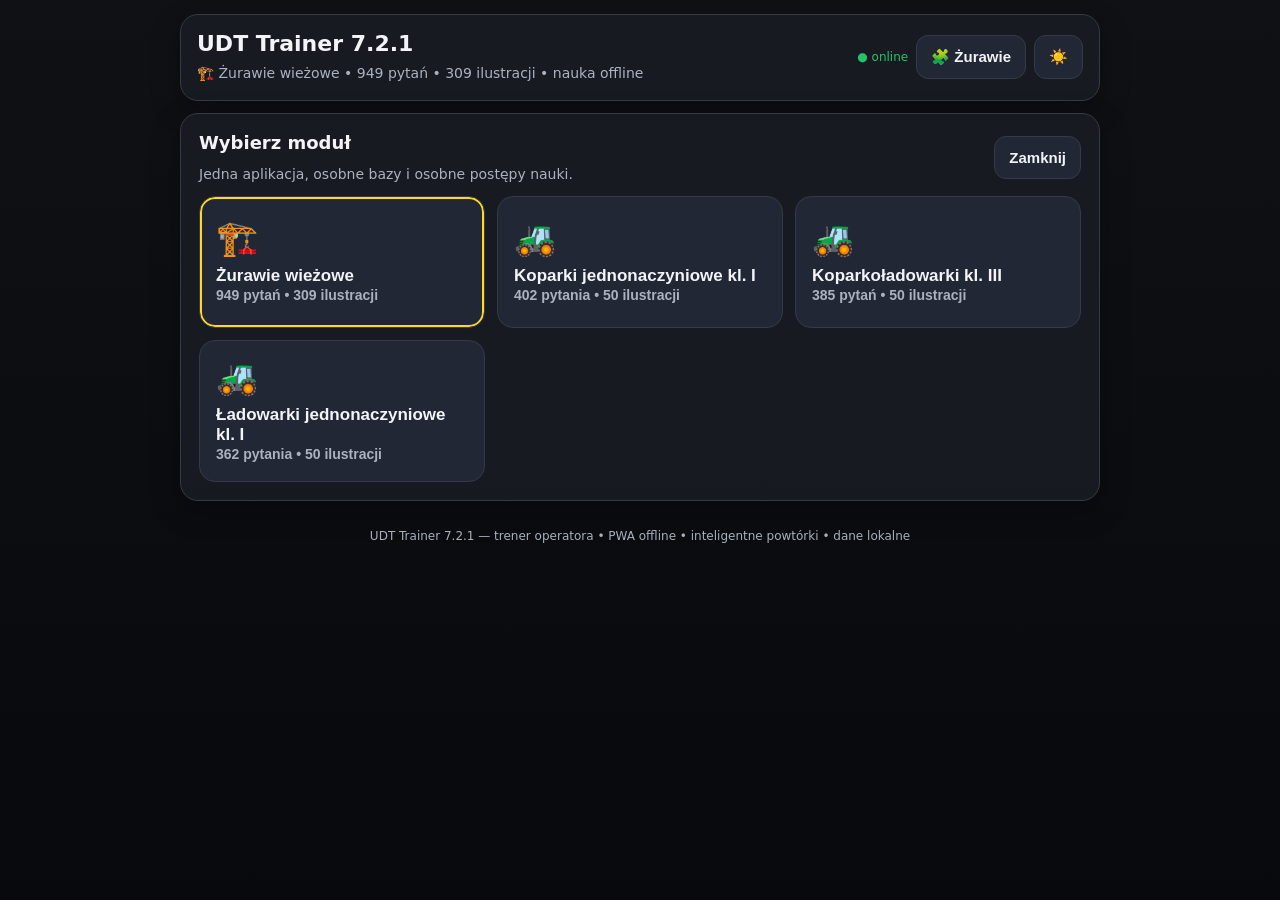
<file: index.html>
<!doctype html>
<html lang="pl">
<head>
<meta charset="utf-8">
<meta name="viewport" content="width=device-width,initial-scale=1,viewport-fit=cover">
<meta name="theme-color" content="#0f1115">
<meta name="description" content="Trener egzaminacyjny operatora — żurawie, koparki, koparkoładowarki i ładowarki">
<link rel="manifest" href="manifest.webmanifest">
<link rel="apple-touch-icon" href="icon-192.png">
<title>UDT Trainer 7.1.1 — Akademia Żurawia</title>
<link rel="stylesheet" href="style.css?v=7.1.1-learning-fix">
</head>
<body>
<div class="app">
<div class="card toolbar"><div><h1 id="appTitle">UDT Trainer 7.1.0</h1><div id="appSubtitle" class="small"></div></div><div class="top-actions"><button class="secondary" onclick="showMachinePicker()" title="Zmień moduł">🧩 <span class="module-label" id="moduleButtonLabel">Moduły</span></button><button id="themeBtn" class="secondary iconbtn" onclick="toggleTheme()" title="Zmień motyw">☀️</button></div></div>
<div id="runtimeError" class="error-banner" role="alert"></div>
<div id="machinePicker" class="card machine-picker hidden">
  <div class="toolbar"><div><h2>Wybierz moduł</h2><div class="small">Jedna aplikacja, osobne bazy i osobne postępy nauki.</div></div><button class="secondary" onclick="hideMachinePicker()">Zamknij</button></div>
  <div class="machine-grid">
    <button id="machineCranes" class="machine-card" onclick="selectMachine('cranes')"><span class="machine-emoji">🏗️</span><b>Żurawie wieżowe</b><span class="small">949 pytań • 309 ilustracji</span><span id="badgeCranes" class="module-complete hidden">🏆 UKOŃCZONE</span></button>
    <button id="machineExcavators" class="machine-card" onclick="selectMachine('excavators')"><span class="machine-emoji">🚜</span><b>Koparki jednonaczyniowe kl. I</b><span class="small">402 pytania • 50 ilustracji</span><span id="badgeExcavators" class="module-complete hidden">🏆 UKOŃCZONE</span></button>
    <button id="machineBackhoes" class="machine-card" onclick="selectMachine('backhoes')"><span class="machine-emoji">🚜</span><b>Koparkoładowarki kl. III</b><span class="small">385 pytań • 50 ilustracji</span><span id="badgeBackhoes" class="module-complete hidden">🏆 UKOŃCZONE</span></button>
    <button id="machineLoaders" class="machine-card" onclick="selectMachine('loaders')"><span class="machine-emoji">🚜</span><b>Ładowarki jednonaczyniowe kl. I</b><span class="small">362 pytania • 50 ilustracji</span><span id="badgeLoaders" class="module-complete hidden">🏆 UKOŃCZONE</span></button>
  </div>
</div>
<div id="setup" class="card hidden">
<h2>Nowa sesja</h2>
<div class="grid">
<div class="field"><label>Tryb</label><select id="mode"><option value="learn">Nauka — informacja od razu</option><option value="exam">Egzamin — wynik na końcu</option></select></div>
<div class="field"><label>Pula pytań</label><select id="source"><option value="all">Wszystkie</option><option value="images">Tylko z obrazkami</option><option value="noimages">Bez obrazków</option><option value="wrong">Błędne wcześniej</option><option value="smart">🧠 Inteligentne powtórki</option><option value="weaknesses">🎯 Moje słabości</option><option value="hard">Najtrudniejsze</option><option value="unseen">Jeszcze nieprzerobione</option><option value="favorites">Ulubione</option><option value="range">Zakres numerów</option></select></div>
<div class="field"><label>Liczba pytań</label><input id="count" type="number" min="1" max="949" value="20"></div>
<div class="field rangeField hidden"><label>Od numeru</label><input id="rangeFrom" type="number" min="1" max="949" value="1"></div>
<div class="field rangeField hidden"><label>Do numeru</label><input id="rangeTo" type="number" min="1" max="949" value="949"></div>
</div>
<div class="row" style="margin-top:12px"><button onclick="startNew()">Rozpocznij</button><button id="resumeBtn" class="secondary hidden" onclick="resumeSession()">Wznów przerwany test</button></div>
<p id="poolInfo" class="small"></p><p id="setupError" class="small" style="color:var(--bad)"></p>
</div>
<div id="dashboard" class="command-center">
  <section id="homeReadiness" class="home-readiness card" onclick="showUnifiedMentor()" role="button" tabindex="0">
    <div><span class="home-kicker">🎯 GOTOWOŚĆ DO EGZAMINU</span><b id="homeReadyValue">0%</b><p id="homeReadyText">Zbieram dane z całej aplikacji…</p></div>
    <div id="homeReadyRing" class="readiness-ring" style="--p:0">0%</div>
  </section>
  <button id="homeContinueBtn" class="home-continue" onclick="mentorContinueLearning()">▶ Rozpocznij plan dnia</button>
  <section class="home-grid">
    <div class="card home-plan-card">
      <div class="home-section-head"><div><span>📅</span><div><b>Plan dnia</b><small id="homePlanLabel">0/4 ukończone</small></div></div><button class="secondary mini-btn" onclick="showUnifiedMentor()">Szczegóły</button></div>
      <div class="progress home-plan-progress"><div id="homePlanBar" class="bar"></div></div>
      <div id="homePlanList" class="home-plan-list"></div>
    </div>
    <div class="card home-mini-card"><span>🔥 Seria nauki</span><b id="homeStreak">0 dni</b><small id="homeBestStreak">Rekord: 0 dni</small></div>
    <div class="card home-mini-card"><span>📈 Ostatni postęp</span><b id="homeProgressDelta">—</b><small id="homeProgressText">Pierwszy pomiar gotowości</small></div>
    <div class="card home-mini-card"><span>🏆 Ostatnie osiągnięcie</span><b id="homeAchievement">Jeszcze czeka</b><small id="homeAchievementText">Pierwsze odblokujesz już po jednej odpowiedzi.</small></div>
    <div class="card home-mentor-message"><span>🧠 Mentor</span><b id="homeMentorTitle">Zacznij od pierwszej sesji</b><p id="homeMentorText">Po kilku odpowiedziach wskażę Ci najsłabszy dział i ułożę trening.</p></div>
  </section>
  <details class="card home-more">
    <summary>Więcej opcji</summary>
    <div class="row dashboard-actions">
      <button onclick="showSessionSetup()">📝 Nowa sesja ABC</button>
      <button id="weaknessBtn" class="weakness-primary" onclick="startWeaknessTraining()">🎯 Moje słabości</button>
      <button class="academy-primary" onclick="showAcademy()">🎓 Akademia Operatora</button>
      <button class="oral-primary" onclick="showOralSetup()">🎙️ Egzamin ustny</button>
      <button onclick="startExamSimulator()">🎯 Symulator egzaminu</button>
      <button class="secondary" onclick="startDailyChallenge()">⚡ Wyzwanie dnia</button>
      <button class="secondary" onclick="showStats()">📊 Statystyki</button>
      <button class="secondary" onclick="showQuestionBrowser()">🔎 Baza pytań</button>
      <button class="secondary" onclick="showAchievements()">🏆 Osiągnięcia</button>
      <button class="secondary" onclick="showDiagnostics()">🛠 Diagnostyka</button>
      <button class="secondary" onclick="exportData()">Eksport</button>
      <button class="secondary" onclick="document.getElementById('importFile').click()">Import</button>
      <input id="importFile" class="hidden" type="file" accept="application/json" onchange="importData(event)">
    </div>
  </details>
</div>
<div id="quiz" class="hidden"><div class="card"><div class="row"><div class="stat"><span class="small">Pytanie</span><b id="pos">1/20</b></div><div class="stat"><span class="small">Poprawne</span><b id="ok">0</b></div><div class="stat"><span class="small">Skuteczność</span><b id="pct">0%</b></div><div id="timerStat" class="stat hidden"><span class="small">⏱️ Czas</span><b id="examTimer">30:00</b></div></div><br><div class="progress"><div id="bar" class="bar"></div></div><div id="examStatus" class="exam-status exam-only"><span>Odpowiedziane: <b id="examAnswered">0</b>/30</span><span>Pominięte: <b id="examUnanswered">30</b></span><span>Oznaczone: <b id="examFlagged">0</b></span></div><div id="examNavigator" class="exam-nav exam-only"></div><div class="exam-tools exam-only"><button class="secondary" onclick="examPrev()">← Poprzednie</button><button id="flagBtn" class="secondary" onclick="toggleExamFlag()">🚩 Oznacz</button><button class="secondary" onclick="examNext()">Następne →</button></div></div><div class="card"><div class="toolbar"><span id="qid" class="pill"></span><button id="favBtn" class="secondary iconbtn study-only" onclick="toggleFavorite()" title="Ulubione">☆</button></div><div id="q" class="question"></div><div id="imageBox"></div><div id="answers" class="answers"></div><div id="feedback" class="feedback"></div><div class="note-box study-only"><div class="toolbar"><b>📝 Twoja notatka</b><button class="secondary" onclick="saveCurrentNote()">Zapisz</button></div><textarea id="noteText" placeholder="Własne skojarzenie, wyjaśnienie instruktora, pułapka w pytaniu..."></textarea></div><br><div class="row"><button id="next" onclick="nextQuestion()" class="hidden">Następne</button><button onclick="finish(false)" class="secondary">Zakończ</button></div></div></div>


<div id="academy" class="card hidden academy-shell">
  <div class="toolbar"><div><h1>Akademia Operatora</h1><div class="small">Obsługa, technologia, gry, mentor i egzamin 1:1.</div></div><button class="secondary" onclick="closeAcademy()">Zamknij</button></div>
  <div id="academyBody"></div>
</div>
<div id="oralTrainer" class="card hidden oral-trainer">
  <div class="toolbar"><div><h1 id="oralTitle">Egzamin obsługowy</h1><div id="oralStats" class="small"></div></div><button class="secondary" onclick="cancelOral()">Zamknij</button></div>
  <div id="oralSetup">
    <div class="oral-intro"><b>Jak ćwiczyć?</b><span>Przeczytaj polecenie, odpowiedz na głos według schematu: warunki → wskazanie → kontrola → reakcja → instrukcja. Dopiero potem odsłoń wzorzec.</span></div>
    <div class="grid">
      <div class="field"><label>Pula poleceń</label><select id="oralSource"><option value="all">Wszystkie polecenia</option><option value="due">Do powtórki SRS</option><option value="weak">Słabe odpowiedzi</option><option value="repeat">🔴 Tylko do powtórki</option><option value="unseen">Jeszcze nieprzerobione</option></select></div>
      <div class="field"><label>Liczba poleceń</label><input id="oralCount" type="number" min="1" max="30" value="10"></div>
      <div class="field"><label>Kolejność</label><select id="oralOrder"><option value="sequential">Po kolei</option><option value="random">🎲 Losowo</option></select></div>
      <div class="field"><label>Minutnik odpowiedzi</label><select id="oralTimerSetting"><option value="0">Bez limitu</option><option value="60">60 sekund</option><option value="90" selected>90 sekund</option><option value="120">120 sekund</option></select></div>
      <div class="field"><label>Tryb odpowiedzi</label><select id="oralMode"><option value="coach">Trener AI — analiza jednej odpowiedzi</option><option value="simulation">🎭 Egzaminator — 2–3 pytania uzupełniające</option></select></div>
    </div>
    <div class="row" style="margin-top:12px"><button onclick="startOralTraining()">Rozpocznij trening ustny</button><button class="secondary" onclick="showOralStatistics()">📊 Statystyki ustne</button></div><p id="oralError" class="small" style="color:var(--bad)"></p>
    <div id="oralStatistics" class="oral-statistics hidden"></div>
  </div>
  <div id="oralSession" class="hidden">
    <div id="oralCore">
    <div class="oral-session-head"><div class="row"><span id="oralPos" class="pill">Zadanie 1/10</span><span id="oralTaskStatus" class="oral-status-badge">Jeszcze ćwiczę</span></div><div class="oral-timer-box"><span id="oralTimer">01:30</span><button id="oralTimerBtn" class="secondary" onclick="toggleOralTimer()">▶ Start</button></div></div>
    <div class="progress"><div id="oralProgress" class="bar"></div></div>
    <div class="oral-command"><span>POLECENIE EGZAMINATORA</span><h2 id="oralCardTitle"></h2><p id="oralPrompt"></p><div class="row"><button class="secondary oral-speak" onclick="speakCurrentOralPrompt()">🔊 Odczytaj polecenie</button><button class="secondary" onclick="randomOralTask()">🎲 Losuj inne</button></div></div>
    <div class="oral-status-actions"><span>Oznacz zadanie:</span><button onclick="setOralMastery('known')">🟢 Umiem</button><button class="secondary" onclick="setOralMastery('practice')">🟡 Jeszcze ćwiczę</button><button class="danger" onclick="setOralMastery('repeat')">🔴 Do powtórki</button></div>
    <div class="oral-voice-panel">
      <div class="toolbar"><div><b>🎤 Twoja odpowiedź</b><div id="oralSpeechSupport" class="small"></div></div><button id="oralRecordBtn" onclick="toggleOralRecording()">🎤 Nagraj odpowiedź</button></div>
      <div id="oralVoiceStatus" class="oral-voice-status">Gotowy. Odpowiedz własnymi słowami.</div>
      <audio id="oralPlayback" class="hidden" controls></audio>
      <textarea id="oralTranscript" class="oral-transcript" placeholder="Transkrypcja pojawi się tutaj. Możesz ją też wpisać lub poprawić ręcznie."></textarea>
      <div class="row"><button onclick="analyzeCurrentOral()">🤖 Przeanalizuj odpowiedź</button><button class="secondary" onclick="clearOralVoice()">Wyczyść</button><button id="oralRevealBtn" class="secondary" onclick="revealOralAnswer()">Pokaż wzorzec</button></div>
      <div id="oralFollowup" class="oral-followup hidden"><span id="oralFollowupLabel">PYTANIE UZUPEŁNIAJĄCE EGZAMINATORA</span><p id="oralFollowupQuestion"></p><div class="row"><button class="secondary" onclick="speakOralText(document.getElementById('oralFollowupQuestion').textContent)">🔊 Odczytaj pytanie</button><button onclick="startFollowupRecording()">🎤 Odpowiedz na dopytanie</button></div></div>
      <div id="oralAnalysis" class="oral-analysis hidden"><div class="oral-score"><b id="oralAiScore">0%</b><span id="oralAiVerdict"></span></div><div class="oral-analysis-grid"><div><b>✅ Wykryte elementy</b><ul id="oralCoveredList"></ul></div><div><b>📋 Brakujące elementy</b><ul id="oralMissingList"></ul></div></div><div class="oral-ai-grade">Sugerowana ocena SRS: <b id="oralAutoGrade"></b><button onclick="acceptAiGrade()">Zapisz ocenę i przejdź dalej</button></div></div>
    </div>
    <div id="oralAnswer" class="hidden">
      <div class="oral-answer-block"><b>Kolejność wykonania</b><ol id="oralSteps"></ol></div>
      <div class="oral-answer-block model"><b>Gotowa odpowiedź ustna</b><p id="oralModelAnswer"></p></div>
      <div class="oral-answer-block trap"><b>⚠️ Pułapka</b><p id="oralTrap"></p></div>
    </div>
    <div id="oralRatings" class="oral-ratings hidden"><span>Jak poszła odpowiedź?</span><div class="oral-rating-grid"><button class="oral-r0" onclick="rateOral(0)">Nie umiałem<small>powtórz teraz</small></button><button class="oral-r1" onclick="rateOral(1)">Z pomocą<small>powtórz teraz</small></button><button class="oral-r2" onclick="rateOral(2)">Prawie dobrze<small>SRS: dalej</small></button><button class="oral-r3" onclick="rateOral(3)">Płynnie<small>SRS: dłużej</small></button></div></div>
    </div>
    <div id="oralFinish" class="oral-finish hidden"><div class="oral-finish-icon">🎙️</div><h2>Sesja zakończona</h2><p id="oralFinishText"></p><div class="row"><button onclick="showOralSetup()">Następna sesja</button><button class="secondary" onclick="backToMenu()">Wróć do menu</button></div></div>
  </div>
</div>
<div id="result" class="card hidden"><h1>Wynik</h1><p id="resultText" class="question"></p><div id="resultMeta" class="small"></div><div class="row" style="margin-top:12px"><button id="retryWrongBtn" class="hidden" onclick="retryWrong()">Powtórz błędne</button><button onclick="backToMenu()" class="secondary">Menu</button></div><div id="reviewBox" style="margin-top:14px"></div></div>
<div id="stats" class="card hidden"><div class="toolbar"><h1>Statystyki</h1><button class="secondary" onclick="hideStats()">Zamknij</button></div><div id="statsBody"></div><div class="row" style="margin-top:12px"><button class="danger" onclick="resetProgress()">Wyzeruj wszystkie postępy</button></div></div>
<div id="browser" class="card hidden"><div class="toolbar"><h1>Baza 949 pytań</h1><button class="secondary" onclick="backToMenu()">Zamknij</button></div><div class="grid"><div class="field"><label>Szukaj po numerze lub treści</label><input id="questionSearch" placeholder="np. 415 albo ogranicznik" oninput="renderQuestionBrowser()"></div><div class="field"><label>Status</label><select id="questionStatus" onchange="renderQuestionBrowser()"><option value="all">Wszystkie</option><option value="unseen">Nieprzerobione</option><option value="mastered">Opanowane</option><option value="hard">Trudne</option><option value="notes">Z notatkami</option><option value="favorites">Ulubione</option></select></div></div><p class="small">🟢 opanowane • 🟡 w trakcie • 🔴 trudne • szary — nieprzerobione</p><div id="questionList" class="q-list"></div></div>
<div id="questionDetail" class="card hidden"></div>
<div id="diagnostics" class="card hidden"><div class="toolbar"><div><h1>Diagnostyka</h1><div class="small">Automatyczny test najważniejszych elementów aplikacji.</div></div><button class="secondary" onclick="backToMenu()">Zamknij</button></div><div class="version-pill">Wersja 6.3.0 Smart Explanations</div><div id="diagnosticsBody" class="diag-list"></div><div class="row diag-actions"><button onclick="runDiagnostics()">Uruchom test ponownie</button><button class="secondary" onclick="copyDiagnostics()">Kopiuj wynik</button></div></div>
<div id="achievements" class="card hidden"><div class="toolbar"><h1>Osiągnięcia</h1><button class="secondary" onclick="backToMenu()">Zamknij</button></div><div id="achievementSummary" class="small" style="margin-bottom:12px"></div><div id="badgeGrid" class="badge-grid"></div></div>
<div class="footer">UDT Trainer 7.1.0 — Akademia Żurawia offline.</div>
</div>
<div id="imageModal" class="modal hidden" onclick="closeImage()"><button class="secondary" onclick="closeImage()">✕</button><img id="modalImg" alt="Powiększony rysunek"></div>
<script defer src="crane_questions_1.js"></script>
<script defer src="crane_questions_2.js"></script>
<script defer src="crane_questions_3.js"></script>
<script defer src="crane_questions_4.js"></script>
<script defer src="excavator_questions_1.js"></script>
<script defer src="backhoe_questions_1.js"></script>
<script defer src="loader_questions_1.js"></script>
<script defer src="questions_init.js?v=6.4.0-exam-date"></script>
<script defer src="oral_tasks.js?v=6.4.0-exam-date"></script>
<script defer src="technology_tasks.js?v=6.4.0-exam-date"></script>
<script defer src="crane_academy.js?v=7.0.0-cranes"></script>
<script defer src="app.js?v=7.2.1-srs"></script>
<script defer src="oral_trainer.js?v=6.4.0-exam-date"></script>
<script defer src="oral_ai.js?v=6.4.0-exam-date"></script>
<script defer src="academy.js?v=6.4.0-exam-date"></script>
<script defer src="crane_trainers.js?v=7.0.0-cranes"></script>
<script defer src="enhancements.js?v=7.2.1-srs"></script>
<script defer src="udt4.js?v=7.2.1-srs"></script>
</html>
</file>
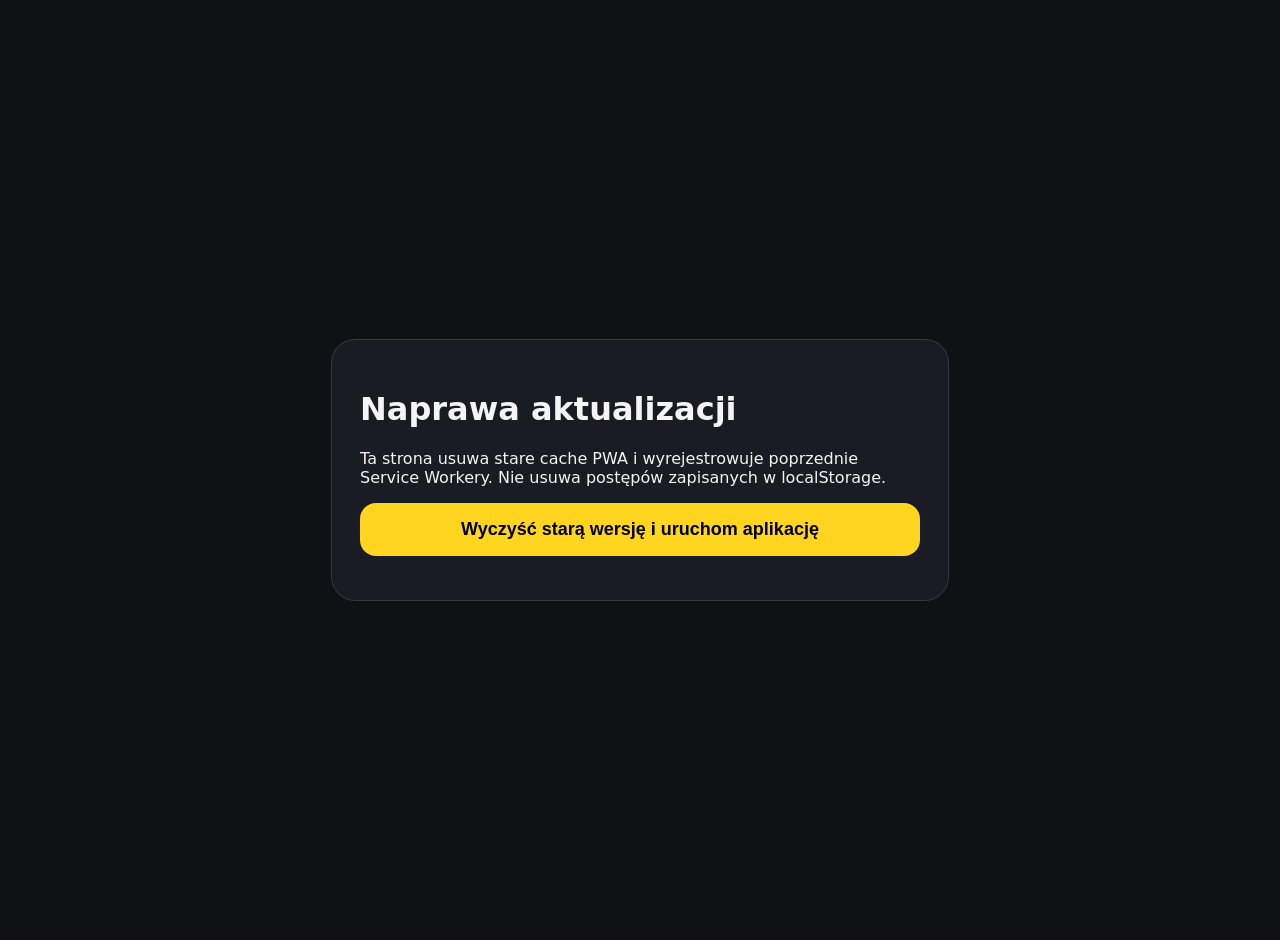
<file: reset.html>
<!doctype html>
<html lang="pl"><head><meta charset="utf-8"><meta name="viewport" content="width=device-width,initial-scale=1"><meta name="theme-color" content="#0f1115"><title>Reset aktualizacji UDT Trainer</title>
<style>body{font-family:system-ui;background:#0f1115;color:#f4f4f4;display:grid;place-items:center;min-height:100vh;margin:0;padding:20px}.box{max-width:560px;background:#191c23;border:1px solid #353946;border-radius:24px;padding:28px}button{width:100%;padding:16px;border:0;border-radius:16px;background:#ffd51f;font-weight:800;font-size:18px}.ok{color:#56e39f}.bad{color:#ff7b7b}</style></head>
<body><main class="box"><h1>Naprawa aktualizacji</h1><p>Ta strona usuwa stare cache PWA i wyrejestrowuje poprzednie Service Workery. Nie usuwa postępów zapisanych w localStorage.</p><button id="go">Wyczyść starą wersję i uruchom aplikację</button><p id="status"></p></main>
<script>
document.getElementById('go').onclick=async()=>{const s=document.getElementById('status');try{s.textContent='Czyszczenie…';const regs=await navigator.serviceWorker?.getRegistrations?.()||[];await Promise.all(regs.map(r=>r.unregister()));const keys=await caches.keys();await Promise.all(keys.map(k=>caches.delete(k)));s.className='ok';s.textContent='Gotowe. Uruchamiam świeżą wersję…';setTimeout(()=>location.replace('./index.html?fresh=620h2'),700)}catch(e){s.className='bad';s.textContent='Błąd: '+e.message}}</script></body></html>
</file>
<file: style.css>
:root{--bg:#0f1115;--bg2:#08090c;--card:#181b22;--card2:#222735;--text:#f2f4f8;--muted:#aab2c0;--accent:#ffd725;--good:#24c26a;--bad:#ff4d4d;--line:#343a46;--shadow:rgba(0,0,0,.28)}
:root.light{--bg:#eef1f6;--bg2:#dfe4ec;--card:#fff;--card2:#f2f4f8;--text:#15171b;--muted:#596273;--line:#ccd3de;--shadow:rgba(25,35,50,.14)}
*{box-sizing:border-box}body{margin:0;font-family:system-ui,-apple-system,Segoe UI,Roboto,Arial,sans-serif;background:linear-gradient(180deg,var(--bg),var(--bg2));color:var(--text);min-height:100vh;padding:14px}.app{max-width:920px;margin:0 auto}.card{background:color-mix(in srgb,var(--card) 96%,transparent);border:1px solid var(--line);border-radius:18px;padding:16px;box-shadow:0 10px 30px var(--shadow);margin-bottom:12px}h1{font-size:22px;margin:0 0 8px}h2{font-size:18px;margin:0 0 12px}.small{color:var(--muted);font-size:14px;line-height:1.4}.row{display:flex;gap:8px;flex-wrap:wrap;align-items:center}.grid{display:grid;grid-template-columns:repeat(auto-fit,minmax(210px,1fr));gap:10px}.field{display:grid;gap:6px}.field label{font-size:13px;color:var(--muted);font-weight:700}button,select,input{border:0;border-radius:12px;padding:12px 14px;font-weight:700;font-size:15px}button{background:var(--accent);color:#111;cursor:pointer}button:hover{filter:brightness(1.04)}button:disabled{opacity:.5;cursor:not-allowed}button.secondary{background:var(--card2);color:var(--text);border:1px solid var(--line)}button.danger{background:rgba(255,77,77,.15);color:var(--text);border:1px solid var(--bad)}select,input{width:100%;background:var(--card2);color:var(--text);border:1px solid var(--line)}input[type=checkbox]{width:auto;accent-color:var(--accent)}.check{display:flex;align-items:center;gap:8px;background:var(--card2);border:1px solid var(--line);padding:11px 12px;border-radius:12px}.stat{background:var(--card2);border:1px solid var(--line);border-radius:14px;padding:10px 12px;flex:1;min-width:120px}.stat b{display:block;font-size:18px}.question{font-size:18px;line-height:1.4;font-weight:800;margin:4px 0 14px}.qimg{display:block;max-width:100%;max-height:460px;object-fit:contain;background:white;border-radius:12px;margin:12px auto;cursor:zoom-in}.answers{display:grid;gap:10px}.answer{width:100%;text-align:left;background:var(--card2);color:var(--text);border:1px solid var(--line);border-radius:14px;padding:13px;font-weight:700;line-height:1.35}.answer.good{background:rgba(36,194,106,.18);border-color:var(--good)}.answer.bad{background:rgba(255,77,77,.18);border-color:var(--bad)}.answer:disabled{opacity:1}.feedback{margin-top:12px;padding:12px;border-radius:14px;display:none;font-weight:800}.feedback.good{display:block;background:rgba(36,194,106,.14);border:1px solid var(--good)}.feedback.bad{display:block;background:rgba(255,77,77,.14);border:1px solid var(--bad)}.progress{height:10px;background:var(--bg2);border-radius:99px;overflow:hidden;border:1px solid var(--line)}.bar{height:100%;width:0;background:var(--accent);transition:.25s}.hidden{display:none!important}.pill{display:inline-flex;align-items:center;gap:6px;padding:7px 10px;border-radius:999px;background:var(--card2);border:1px solid var(--line);font-size:13px}.review{border-top:1px solid var(--line);padding:14px 0}.review:first-child{border-top:0}.review .goodText{color:var(--good)}.review .badText{color:var(--bad)}.toolbar{display:flex;justify-content:space-between;gap:10px;align-items:center;flex-wrap:wrap}.iconbtn{min-width:46px}.footer{color:var(--muted);font-size:12px;text-align:center;padding:16px 0}.modal{position:fixed;inset:0;background:rgba(0,0,0,.88);display:flex;align-items:center;justify-content:center;padding:20px;z-index:50}.modal img{max-width:100%;max-height:94vh;object-fit:contain;background:#fff;border-radius:12px}.modal button{position:fixed;right:18px;top:18px}.history-item{display:flex;justify-content:space-between;gap:10px;padding:9px 0;border-top:1px solid var(--line)}.history-item:first-child{border-top:0}
.mastery-wrap{margin-top:12px}.mastery-head{display:flex;justify-content:space-between;gap:10px;margin-bottom:7px;font-weight:800}.dashboard-actions{margin-top:12px}.recommend{margin-top:12px;padding:12px;border-radius:14px;background:linear-gradient(135deg,color-mix(in srgb,var(--accent) 13%,var(--card2)),var(--card2));border:1px solid color-mix(in srgb,var(--accent) 45%,var(--line))}.recommend b{display:block;margin-bottom:4px}.badge-grid{display:grid;grid-template-columns:repeat(auto-fit,minmax(190px,1fr));gap:9px}.badge{padding:12px;border:1px solid var(--line);border-radius:14px;background:var(--card2);opacity:.52}.badge.unlocked{opacity:1;border-color:color-mix(in srgb,var(--accent) 60%,var(--line));box-shadow:inset 0 0 0 1px color-mix(in srgb,var(--accent) 18%,transparent)}.badge .emoji{font-size:24px}.badge b{display:block;margin:4px 0}.q-list{display:grid;gap:8px;max-height:62vh;overflow:auto;padding-right:2px}.q-row{display:grid;grid-template-columns:auto 1fr auto;gap:10px;align-items:center;padding:11px;border:1px solid var(--line);border-radius:13px;background:var(--card2);cursor:pointer}.q-row:hover{filter:brightness(1.06)}.q-dot{width:12px;height:12px;border-radius:50%;background:var(--muted)}.q-dot.mastered{background:var(--good)}.q-dot.learning{background:var(--accent)}.q-dot.hard{background:var(--bad)}.q-preview{min-width:0}.q-preview b{display:block}.q-preview span{display:block;white-space:nowrap;overflow:hidden;text-overflow:ellipsis;color:var(--muted);font-size:13px}.note-box{margin-top:14px;padding-top:14px;border-top:1px solid var(--line)}textarea{width:100%;min-height:90px;resize:vertical;background:var(--card2);color:var(--text);border:1px solid var(--line);border-radius:12px;padding:12px;font:inherit}.tabs{display:flex;gap:8px;overflow:auto;padding-bottom:4px}.tabs button{white-space:nowrap}.xp-line{display:flex;justify-content:space-between;gap:10px;align-items:center}.mini-progress{height:7px;background:var(--bg2);border:1px solid var(--line);border-radius:99px;overflow:hidden;margin-top:6px}.mini-progress>div{height:100%;background:var(--accent)}.detail-answer{padding:9px 0;border-top:1px solid var(--line)}
@media(max-width:600px){body{padding:8px}.card{padding:13px;border-radius:15px}.question{font-size:17px}button,select,input{font-size:14px}.stat{min-width:95px}}

.error-banner{display:none;margin:10px 0;padding:12px 14px;border:1px solid var(--bad);border-radius:13px;background:color-mix(in srgb,var(--bad) 12%,var(--card));color:var(--text);white-space:pre-wrap;word-break:break-word}.error-banner.show{display:block}.diag-list{display:grid;gap:8px;margin-top:12px}.diag-item{display:flex;justify-content:space-between;gap:12px;padding:10px 12px;background:var(--card2);border:1px solid var(--line);border-radius:12px}.diag-ok{color:var(--good);font-weight:800}.diag-bad{color:var(--bad);font-weight:800}.diag-actions{margin-top:12px}.version-pill{display:inline-flex;align-items:center;padding:4px 9px;border-radius:999px;background:var(--card2);border:1px solid var(--line);font-size:12px;font-weight:800}.exam-pass{border:1px solid var(--good);background:rgba(36,194,106,.14);padding:12px;border-radius:14px;font-weight:800;margin-top:10px}.exam-fail{border:1px solid var(--bad);background:rgba(255,77,77,.14);padding:12px;border-radius:14px;font-weight:800;margin-top:10px}.timer-danger{color:var(--bad)!important;animation:pulse 1s infinite}@keyframes pulse{50%{opacity:.55}}

.exam-nav{display:grid;grid-template-columns:repeat(10,1fr);gap:6px;margin-top:12px}.exam-nav button{padding:8px 2px;min-width:0;background:var(--card2);color:var(--muted);border:1px solid var(--line);border-radius:9px;font-size:12px}.exam-nav button.current{outline:2px solid var(--accent);color:var(--text)}.exam-nav button.done{background:rgba(36,194,106,.18);color:var(--good);border-color:rgba(36,194,106,.45)}.exam-nav button.flagged{box-shadow:inset 0 0 0 2px #f7b731}.exam-tools{display:flex;gap:8px;flex-wrap:wrap;margin-top:10px}.exam-only{display:none}.exam-mode .exam-only{display:flex}.exam-mode .study-only{display:none!important}.exam-mode #ok,.exam-mode #pct{filter:blur(5px);user-select:none}.exam-summary{display:grid;grid-template-columns:repeat(3,1fr);gap:8px;margin-top:12px}.exam-summary div{background:var(--card2);border:1px solid var(--line);border-radius:12px;padding:10px;text-align:center}.exam-summary b{display:block;font-size:22px}.answer.selected{outline:2px solid var(--accent);background:color-mix(in srgb,var(--accent) 16%,var(--card2))}@media(max-width:520px){.exam-nav{grid-template-columns:repeat(6,1fr)}.exam-summary{grid-template-columns:1fr 1fr}}

.exam-status{display:none;gap:8px;flex-wrap:wrap;margin-top:12px}.exam-mode .exam-status{display:flex}.exam-status span{background:var(--card2);border:1px solid var(--line);border-radius:999px;padding:7px 10px;font-size:12px}.exam-nav button.unanswered{opacity:.72}.exam-nav button.done{font-weight:800}.exam-nav button.flagged::after{content:'•';color:#f7b731;margin-left:2px}.exam-time-row{margin-top:10px}.result-time{margin-top:10px;padding:10px;border-radius:12px;background:var(--card2);border:1px solid var(--line)}

.machine-switch{display:flex;gap:8px;align-items:center;flex-wrap:wrap}.machine-picker{padding:18px}.machine-grid{display:grid;grid-template-columns:repeat(auto-fit,minmax(250px,1fr));gap:12px;margin-top:12px}.machine-card{background:var(--card2);border:1px solid var(--line);border-radius:16px;padding:16px;text-align:left;color:var(--text);transition:.18s;min-height:132px}.machine-card:hover{transform:translateY(-2px);border-color:color-mix(in srgb,var(--accent) 60%,var(--line))}.machine-card.active{box-shadow:inset 0 0 0 2px var(--accent)}.machine-emoji{font-size:34px;display:block;margin-bottom:8px}.machine-card b{font-size:17px;display:block}.machine-card .small{margin-top:5px}.module-badge{display:inline-flex;align-items:center;gap:6px;padding:6px 9px;border-radius:999px;background:var(--card2);border:1px solid var(--line);font-size:12px;font-weight:800}.top-actions{display:flex;gap:8px;align-items:center}.top-actions button{white-space:nowrap}@media(max-width:520px){.top-actions .module-label{display:none}.machine-grid{grid-template-columns:1fr}}


/* 3.4 enhancements */
.net-badge{display:inline-flex;align-items:center;gap:5px;font-size:12px;color:var(--good);white-space:nowrap}.net-badge.offline{color:var(--bad)}
.sync-grid{display:grid;grid-template-columns:1fr 1fr;gap:12px}.sync-grid code{font-size:.9em}.charts-grid{display:grid;grid-template-columns:1fr 1fr;gap:14px;margin:18px 0}.chart-card{background:var(--bg2,#171a20);border:1px solid var(--line);border-radius:14px;padding:12px;overflow:hidden}.chart-card h2{margin:0 0 8px;font-size:17px}.chart-card canvas{display:block;width:100%;height:auto;max-height:240px}.explain-box{line-height:1.55}.explain-box b{display:block;margin-bottom:5px}.mini-btn{margin-top:9px;padding:7px 10px;font-size:13px}.top-actions{flex-wrap:wrap}.dashboard-actions{align-items:center}
@media(max-width:700px){.sync-grid,.charts-grid{grid-template-columns:1fr}.net-badge{width:100%;justify-content:flex-end}.chart-card canvas{max-height:190px}}

/* UDT Trainer 4.0 */
body{padding-bottom:92px}.coach-hero{display:grid;grid-template-columns:1fr auto;gap:18px;align-items:center;padding:18px;margin:-4px -4px 14px;border-radius:18px;background:radial-gradient(circle at 80% 0%,color-mix(in srgb,var(--accent) 20%,transparent),transparent 48%),linear-gradient(135deg,var(--card2),color-mix(in srgb,var(--card2) 75%,var(--bg)));border:1px solid color-mix(in srgb,var(--accent) 35%,var(--line))}.coach-hero h2{font-size:24px;margin:5px 0}.eyebrow{font-size:11px;letter-spacing:.15em;font-weight:900;color:var(--accent)}.readiness{width:128px;height:128px;border-radius:50%;display:flex;flex-direction:column;align-items:center;justify-content:center;text-align:center;background:conic-gradient(var(--accent) 0 75%,var(--bg2) 75%);box-shadow:inset 0 0 0 10px color-mix(in srgb,var(--card) 92%,transparent),0 10px 30px var(--shadow)}.readiness strong{font-size:31px;line-height:1.05}.coach-buttons{margin-top:12px}.coach-strip{display:grid;grid-template-columns:repeat(4,1fr);gap:8px;margin-bottom:12px}.coach-strip>div{padding:11px;border-radius:14px;background:var(--card2);border:1px solid var(--line)}.coach-strip b{display:block;font-size:18px;margin-top:3px}.activity-card{padding:13px;border-radius:15px;background:var(--card2);border:1px solid var(--line);margin:12px 0}.heatmap{display:grid;grid-template-columns:repeat(15,1fr);gap:5px;margin-top:10px}.heat{aspect-ratio:1;border-radius:4px;background:color-mix(in srgb,var(--muted) 13%,transparent);border:1px solid color-mix(in srgb,var(--line) 75%,transparent)}.heat.h1{background:color-mix(in srgb,var(--accent) 25%,var(--card2))}.heat.h2{background:color-mix(in srgb,var(--accent) 45%,var(--card2))}.heat.h3{background:color-mix(in srgb,var(--accent) 67%,var(--card2))}.heat.h4{background:var(--accent)}.heat-legend{display:flex;justify-content:space-between;margin-top:5px}.pro-hidden-action{display:none!important}.settings-grid{display:grid;grid-template-columns:repeat(2,1fr);gap:10px;margin-top:14px}.settings-box{padding:14px;border:1px solid var(--line);border-radius:15px;background:var(--card2)}.settings-box h2{margin-bottom:10px}.settings-box .field{margin-bottom:10px}.bottom-nav{position:fixed;left:50%;bottom:max(10px,env(safe-area-inset-bottom));transform:translateX(-50%);z-index:40;width:min(720px,calc(100% - 20px));display:grid;grid-template-columns:repeat(5,1fr);gap:4px;padding:7px;background:color-mix(in srgb,var(--card) 91%,transparent);backdrop-filter:blur(16px);border:1px solid var(--line);border-radius:20px;box-shadow:0 14px 40px rgba(0,0,0,.4)}.bottom-nav button{background:transparent;color:var(--muted);border:0;padding:7px 3px;font-size:11px;display:grid;gap:2px;place-items:center}.bottom-nav button span{font-size:20px}.bottom-nav .nav-main{background:var(--accent);color:#111;border-radius:14px;font-weight:900}.pro-stats-head{display:grid;grid-template-columns:repeat(3,1fr);gap:8px;margin-bottom:12px}.pro-stats-head>div{padding:12px;background:linear-gradient(145deg,var(--card2),var(--bg2));border:1px solid var(--line);border-radius:14px}.pro-stats-head b{display:block;font-size:24px;margin:3px 0}.readiness-note{margin:14px 0 0}.version-pill{font-variant-numeric:tabular-nums}
@media(max-width:700px){.coach-hero{grid-template-columns:1fr}.readiness{width:112px;height:112px;justify-self:center}.coach-strip{grid-template-columns:1fr 1fr}.settings-grid{grid-template-columns:1fr}.heatmap{grid-template-columns:repeat(10,1fr)}.pro-stats-head{grid-template-columns:1fr}.dashboard-actions button{flex:1 1 44%}}
@media(min-width:900px){.bottom-nav{display:none}body{padding-bottom:14px}}

/* UDT 5.0.1 weaknesses */
.weakness-primary{font-weight:900}
.weakness-summary{margin-top:14px;padding:14px;border:1px solid var(--border);border-radius:16px;background:var(--bg2)}
#weaknessRows{display:grid;gap:8px;margin-top:10px}
.weak-row{display:grid;grid-template-columns:32px minmax(0,1fr) auto;align-items:center;gap:10px;width:100%;padding:10px 12px;text-align:left;background:var(--card);border:1px solid var(--border);border-radius:12px}
.weak-row:hover{transform:none}
.weak-num{display:grid;place-items:center;width:30px;height:30px;border-radius:999px;background:rgba(255,90,90,.14);font-weight:900}
.weak-text{display:flex;flex-direction:column;min-width:0}
.weak-text small{overflow:hidden;text-overflow:ellipsis;white-space:nowrap;color:var(--muted)}
.weak-meta{font-weight:800;white-space:nowrap}
.weakness-empty{padding:8px 0}
@media(max-width:640px){.weak-row{grid-template-columns:30px minmax(0,1fr)}.weak-meta{grid-column:2}}

/* UDT 5.1 — motion, module completion and celebration */
.card:not(.hidden){animation:panelIn .22s ease-out both}.machine-card,.answer,button,.badge,.progress .bar{transition:transform .18s ease,filter .18s ease,border-color .18s ease,box-shadow .18s ease,width .28s ease}.machine-card:active,button:active{transform:scale(.985)}.answer.good{animation:answerGood .28s ease}.answer.bad{animation:answerBad .32s ease}.module-complete{display:inline-flex;margin-top:10px;padding:5px 8px;border-radius:999px;border:1px solid color-mix(in srgb,var(--accent) 55%,var(--line));background:color-mix(in srgb,var(--accent) 12%,var(--card));font-size:11px;font-weight:950;letter-spacing:.04em}.module-complete.hidden{display:none}.badge.unlocked{animation:badgePop .28s ease-out}.confetti-layer{position:fixed;inset:0;z-index:9999;pointer-events:none;overflow:hidden}.confetti-layer span{position:absolute;top:-10vh;animation:confettiFall 2.6s linear forwards;will-change:transform,opacity}@keyframes panelIn{from{opacity:0;transform:translateY(7px) scale(.995)}to{opacity:1;transform:none}}@keyframes answerGood{50%{transform:scale(1.015)}}@keyframes answerBad{25%,75%{transform:translateX(-3px)}50%{transform:translateX(3px)}}@keyframes badgePop{0%{transform:scale(.92)}70%{transform:scale(1.03)}100%{transform:scale(1)}}@keyframes confettiFall{0%{transform:translateY(-12vh) rotate(0deg);opacity:0}10%{opacity:1}100%{transform:translateY(115vh) rotate(720deg);opacity:0}}@media(prefers-reduced-motion:reduce){.card:not(.hidden),.answer.good,.answer.bad,.badge.unlocked,.confetti-layer span{animation:none!important}*{scroll-behavior:auto!important;transition:none!important}}


/* UDT Trainer 5.2 — Asystent Nauki */
.learning-assistant{padding:14px!important;text-align:left}
.assistant-head{display:flex;align-items:center;gap:10px;margin-bottom:12px}
.assistant-head .assistant-icon{display:grid;place-items:center;width:38px;height:38px;border-radius:12px;background:color-mix(in srgb,var(--accent) 16%,var(--card2));font-size:21px}
.assistant-head b{display:block;font-size:16px}
.assistant-head .small{display:block;margin-top:2px}
.assistant-correct{display:grid;gap:4px;padding:11px 12px;border-radius:12px;background:color-mix(in srgb,var(--good) 10%,var(--card2));border:1px solid color-mix(in srgb,var(--good) 35%,var(--line));margin-bottom:10px}
.assistant-correct span{font-size:12px;color:var(--muted);font-weight:800}
.assistant-correct b{margin:0!important;line-height:1.35}
.assistant-section{padding:10px 11px;border-radius:12px;background:var(--card2);border:1px solid var(--line);margin-top:8px}
.assistant-section b{margin:0 0 4px!important}
.assistant-section p{margin:0;line-height:1.55}
.memory-tip{border-color:color-mix(in srgb,var(--accent) 40%,var(--line))}
.common-mistake{border-color:color-mix(in srgb,var(--bad) 34%,var(--line))}
.assistant-alert{display:grid;gap:3px;margin-top:9px;padding:10px 11px;border-radius:12px;border:1px solid color-mix(in srgb,#f7b731 45%,var(--line));background:color-mix(in srgb,#f7b731 9%,var(--card2))}
.assistant-alert.high{border-color:color-mix(in srgb,var(--bad) 48%,var(--line));background:color-mix(in srgb,var(--bad) 10%,var(--card2))}
.assistant-alert b{margin:0!important}
.assistant-alert span{font-size:13px;line-height:1.45;color:var(--muted)}
.assistant-actions{display:flex;gap:8px;margin-top:10px;flex-wrap:wrap}

/* UDT Trainer 5.4 — trening odpowiedzi ustnej */
.oral-primary{font-weight:950;background:linear-gradient(135deg,var(--accent),color-mix(in srgb,var(--accent) 58%,#8b5cf6));color:#111}.oral-trainer{max-width:900px;margin-inline:auto}.oral-intro{display:grid;gap:5px;padding:14px 15px;margin:12px 0 16px;border-radius:15px;background:color-mix(in srgb,var(--accent) 10%,var(--card2));border:1px solid color-mix(in srgb,var(--accent) 35%,var(--line))}.oral-intro span{line-height:1.5;color:var(--muted)}.oral-session-head{display:flex;align-items:center;justify-content:space-between;gap:10px;margin:12px 0}.oral-command{margin:18px 0;padding:22px;border-radius:18px;background:radial-gradient(circle at 90% 0%,color-mix(in srgb,var(--accent) 18%,transparent),transparent 48%),var(--card2);border:1px solid color-mix(in srgb,var(--accent) 42%,var(--line))}.oral-command>span{font-size:11px;letter-spacing:.14em;font-weight:950;color:var(--accent)}.oral-command h2{font-size:22px;margin:9px 0 6px}.oral-command p{font-size:18px;line-height:1.5;margin:0}.oral-reveal{width:100%;padding:14px;font-size:16px}.oral-answer-block{margin-top:12px;padding:15px;border:1px solid var(--line);border-radius:15px;background:var(--card2)}.oral-answer-block>b{display:block;margin-bottom:8px}.oral-answer-block ol{list-style:none;padding:0;margin:0;display:grid;gap:8px}.oral-answer-block li{line-height:1.45}.oral-answer-block.model{border-color:color-mix(in srgb,var(--good) 40%,var(--line));background:color-mix(in srgb,var(--good) 8%,var(--card2))}.oral-answer-block.model p{font-size:16px;line-height:1.58;margin:0}.oral-answer-block.trap{border-color:color-mix(in srgb,#f7b731 45%,var(--line));background:color-mix(in srgb,#f7b731 8%,var(--card2))}.oral-answer-block.trap p{margin:0;line-height:1.5}.oral-ratings{margin-top:18px;padding-top:15px;border-top:1px solid var(--line)}.oral-ratings>span{display:block;font-weight:900;margin-bottom:10px}.oral-rating-grid{display:grid;grid-template-columns:repeat(4,1fr);gap:8px}.oral-rating-grid button{display:grid;gap:3px;padding:12px 8px}.oral-rating-grid small{font-size:10px;opacity:.72}.oral-r0{border-color:color-mix(in srgb,var(--bad) 55%,var(--line))}.oral-r1{border-color:color-mix(in srgb,#f7b731 55%,var(--line))}.oral-r2{border-color:color-mix(in srgb,var(--accent) 55%,var(--line))}.oral-r3{border-color:color-mix(in srgb,var(--good) 55%,var(--line))}.oral-finish{text-align:center;padding:30px 10px}.oral-finish-icon{font-size:54px}.oral-finish .row{justify-content:center;margin-top:16px}@media(max-width:680px){.oral-rating-grid{grid-template-columns:1fr 1fr}.oral-command{padding:17px}.oral-command p{font-size:16px}.oral-session-head{align-items:flex-start;flex-direction:column}}

/* UDT Trainer 5.5 — nagrywanie, analiza i symulacja */
.oral-voice-panel{margin:16px 0;padding:15px;border:1px solid var(--line);border-radius:17px;background:var(--card2)}.oral-voice-panel .toolbar{align-items:flex-start}.oral-voice-status{margin:10px 0;padding:9px 11px;border-radius:10px;background:color-mix(in srgb,var(--line) 40%,transparent);font-size:13px}.oral-voice-status.live{background:color-mix(in srgb,var(--accent) 14%,var(--card2));color:var(--accent)}.oral-voice-status.ok{background:color-mix(in srgb,var(--good) 12%,var(--card2))}.oral-voice-status.bad{background:color-mix(in srgb,var(--bad) 12%,var(--card2));color:var(--bad)}#oralRecordBtn.recording{background:var(--bad);color:#fff;animation:oralPulse 1.1s infinite}@keyframes oralPulse{50%{transform:scale(1.025);box-shadow:0 0 0 7px color-mix(in srgb,var(--bad) 18%,transparent)}}#oralPlayback{width:100%;margin:4px 0 9px}.oral-transcript{width:100%;min-height:145px;resize:vertical;margin:5px 0 10px;line-height:1.5}.oral-analysis{margin-top:14px;border-top:1px solid var(--line);padding-top:14px}.oral-score{display:flex;align-items:center;gap:14px;margin-bottom:12px}.oral-score>b{display:grid;place-items:center;min-width:84px;height:84px;border-radius:50%;font-size:23px;background:color-mix(in srgb,var(--accent) 15%,var(--card));border:5px solid var(--accent)}.oral-score>b[data-band="good"]{border-color:var(--good)}.oral-score>b[data-band="mid"]{border-color:#f7b731}.oral-score>b[data-band="bad"]{border-color:var(--bad)}.oral-score span{font-weight:850;line-height:1.4}.oral-analysis-grid{display:grid;grid-template-columns:1fr 1fr;gap:10px}.oral-analysis-grid>div{padding:12px;border:1px solid var(--line);border-radius:13px}.oral-analysis-grid ul{padding-left:20px;margin:8px 0 0}.oral-analysis-grid li{margin:5px 0;line-height:1.35}.oral-ai-grade{display:flex;align-items:center;flex-wrap:wrap;gap:9px;margin-top:12px;padding:11px;border-radius:12px;background:color-mix(in srgb,var(--accent) 8%,var(--card))}.oral-ai-grade button{margin-left:auto}.oral-followup{margin:13px 0;padding:15px;border-radius:14px;border:1px solid color-mix(in srgb,#8b5cf6 55%,var(--line));background:color-mix(in srgb,#8b5cf6 9%,var(--card2))}.oral-followup>span{font-size:10px;letter-spacing:.12em;font-weight:950;color:#8b5cf6}.oral-followup p{font-size:17px;font-weight:800;line-height:1.45}@media(max-width:680px){.oral-analysis-grid{grid-template-columns:1fr}.oral-score{align-items:flex-start}.oral-score>b{min-width:72px;height:72px}.oral-ai-grade button{width:100%;margin-left:0}}

.oral-speak{margin-top:13px}
/* 5.6 — rozszerzony trener ustny */
.oral-timer-box{display:flex;align-items:center;gap:8px}.oral-timer-box>span{font-size:22px;font-weight:950;font-variant-numeric:tabular-nums;min-width:62px;text-align:center}.oral-timer-box>span.urgent{color:var(--bad);animation:oralPulse 1s infinite}.oral-status-actions{display:flex;flex-wrap:wrap;align-items:center;gap:8px;margin:-5px 0 14px}.oral-status-actions>span{font-weight:850}.oral-status-badge{padding:6px 10px;border-radius:999px;font-size:12px;font-weight:900;border:1px solid var(--line)}.oral-status-badge.known{background:color-mix(in srgb,var(--good) 14%,var(--card2));color:var(--good)}.oral-status-badge.practice{background:color-mix(in srgb,#f7b731 14%,var(--card2));color:#b77900}.oral-status-badge.repeat{background:color-mix(in srgb,var(--bad) 12%,var(--card2));color:var(--bad)}.oral-statistics{margin-top:15px;padding:15px;border:1px solid var(--line);border-radius:15px;background:var(--card2)}.oral-stat-grid{display:grid;grid-template-columns:repeat(5,1fr);gap:8px}.oral-stat-grid>div{display:grid;gap:3px;padding:12px;border:1px solid var(--line);border-radius:12px;text-align:center}.oral-stat-grid b{font-size:21px}.oral-stat-grid span{font-size:11px;color:var(--muted)}@media(max-width:680px){.oral-stat-grid{grid-template-columns:1fr 1fr}.oral-timer-box{width:100%;justify-content:space-between}.oral-status-actions button{flex:1 1 42%}}

/* UDT Trainer 6.0 — Akademia Operatora */
.academy-primary{font-weight:950;background:linear-gradient(135deg,#ffd166,#f59e0b);color:#17130a}.academy-shell{max-width:980px;margin-inline:auto}.academy-hero{display:flex;justify-content:space-between;gap:20px;align-items:center;padding:22px;margin:12px 0 18px;border:1px solid color-mix(in srgb,var(--accent) 45%,var(--line));border-radius:20px;background:radial-gradient(circle at 90% 0%,color-mix(in srgb,#f59e0b 22%,transparent),transparent 45%),var(--card2)}.academy-hero>div>span{font-size:10px;font-weight:950;letter-spacing:.14em;color:#f59e0b}.academy-hero h1{margin:6px 0}.academy-hero p{margin:0;color:var(--muted)}.academy-level{min-width:120px;text-align:center;padding:14px;border-radius:15px;background:color-mix(in srgb,#f59e0b 12%,var(--card));border:1px solid color-mix(in srgb,#f59e0b 35%,var(--line))}.academy-level b{display:block;font-size:22px}.academy-level span{font-size:12px;color:var(--muted)}.academy-grid,.game-menu{display:grid;grid-template-columns:1fr 1fr;gap:10px}.academy-module{display:grid;grid-template-columns:44px 1fr 20px;align-items:center;gap:10px;padding:16px;text-align:left;background:var(--card2);border:1px solid var(--line);color:var(--text)}.academy-module>span{font-size:29px}.academy-module div{display:grid;gap:5px}.academy-module b{font-size:15px}.academy-module small{line-height:1.4;color:var(--muted)}.academy-module i{font-size:25px;font-style:normal;color:var(--muted)}.academy-toolbar>div{display:flex;align-items:center;gap:10px}.academy-toolbar h2{margin:0}.tech-head{display:flex;justify-content:space-between;align-items:center;margin:14px 0}.tech-card{padding:18px;border-radius:17px;border:1px solid var(--line);margin:10px 0}.tech-card>b{font-size:10px;letter-spacing:.12em}.tech-card h2{margin:8px 0}.tech-card p{font-size:17px;line-height:1.55;margin:7px 0 0}.tech-card.technical{background:color-mix(in srgb,var(--accent) 8%,var(--card2));border-color:color-mix(in srgb,var(--accent) 38%,var(--line))}.tech-card.technical>b{color:var(--accent)}.tech-card.human{background:color-mix(in srgb,var(--good) 8%,var(--card2));border-color:color-mix(in srgb,var(--good) 38%,var(--line))}.tech-card.human>b{color:var(--good)}.tech-tabs,.tech-status-row,.academy-pager{display:flex;flex-wrap:wrap;gap:8px;margin:12px 0}.tech-panel{padding:16px;border:1px solid var(--line);border-radius:15px;background:var(--card2)}.tech-panel ol,.tech-panel ul{padding-left:24px}.tech-panel li{margin:9px 0;line-height:1.48}.danger-panel{border-color:color-mix(in srgb,var(--bad) 38%,var(--line));background:color-mix(in srgb,var(--bad) 7%,var(--card2))}.checkline{display:block;padding:10px;border-bottom:1px solid var(--line)}.follow-card{padding:11px;margin:7px 0;border:1px solid var(--line);border-radius:11px}.academy-pager{justify-content:space-between}.game-question{margin:15px 0;padding:19px;border:1px solid color-mix(in srgb,var(--accent) 38%,var(--line));border-radius:17px;background:var(--card2)}.game-question>span{font-size:10px;font-weight:950;letter-spacing:.12em;color:var(--accent)}.game-question h2{margin:7px 0}.game-question p{line-height:1.55}.chosen-steps,.step-options,.error-options{display:grid;gap:8px}.chosen-steps button,.error-options button{display:grid;grid-template-columns:34px 1fr;align-items:center;gap:8px;text-align:left;background:color-mix(in srgb,var(--accent) 8%,var(--card2));color:var(--text)}.chosen-steps button b,.error-options button b{display:grid;place-items:center;width:30px;height:30px;border-radius:50%;background:var(--accent);color:#111}.chosen-steps button small{grid-column:2;color:var(--muted)}.step-options button{text-align:left;padding:13px;background:var(--card2);color:var(--text)}.game-actions{margin-top:14px}.game-feedback{margin-top:14px;padding:15px;border-radius:14px;border:1px solid var(--line)}.game-feedback.good{background:color-mix(in srgb,var(--good) 10%,var(--card2));border-color:var(--good)}.game-feedback.bad{background:color-mix(in srgb,var(--bad) 9%,var(--card2));border-color:var(--bad)}.mentor-card,.mentor-plan{padding:18px;margin:14px 0;border:1px solid var(--line);border-radius:17px;background:var(--card2)}.mentor-plan>div{display:grid;gap:3px;padding:11px 0;border-bottom:1px solid var(--line)}.mentor-plan span{color:var(--muted);font-size:13px}.academy-stat-grid{display:grid;grid-template-columns:repeat(3,1fr);gap:9px;margin:14px 0}.academy-stat-grid>div{display:grid;gap:4px;text-align:center;padding:15px;border:1px solid var(--line);border-radius:14px;background:var(--card2)}.academy-stat-grid b{font-size:23px}.academy-stat-grid span{font-size:11px;color:var(--muted)}.academy-badges .badge.locked{filter:grayscale(1);opacity:.45}.exam-warning{padding:12px;border-radius:12px;background:color-mix(in srgb,#f59e0b 12%,var(--card2));border:1px solid color-mix(in srgb,#f59e0b 40%,var(--line))}.exam-follow{display:grid;gap:7px;margin:15px 0}.exam-follow textarea{min-height:85px}.exam-result{text-align:center;padding:30px 15px}.exam-result>b{font-size:56px}.exam-result.pass>b{color:var(--good)}.exam-result.fail>b{color:var(--bad)}.academy-toast{position:fixed;left:50%;bottom:25px;transform:translate(-50%,30px);opacity:0;z-index:9999;padding:11px 16px;border-radius:999px;background:#111;color:#fff;transition:.2s}.academy-toast.show{transform:translate(-50%,0);opacity:1}@media(max-width:680px){.academy-grid,.game-menu{grid-template-columns:1fr}.academy-hero{align-items:flex-start;flex-direction:column}.academy-level{width:100%}.academy-stat-grid{grid-template-columns:1fr 1fr}.academy-toolbar>div{align-items:flex-start;flex-direction:column}.tech-tabs button{flex:1 1 42%}}

/* 6.1.0 — Mentor 2.0 i rozbudowane wyjaśnienia */
.mentor-primary{font-weight:950;background:linear-gradient(135deg,#8b5cf6,#4f46e5);color:#fff}.mentor-shell{max-width:980px;margin-inline:auto}.mentor-readiness{display:flex;justify-content:space-between;align-items:center;gap:18px;padding:22px;margin:14px 0;border-radius:20px;border:1px solid color-mix(in srgb,#8b5cf6 45%,var(--line));background:radial-gradient(circle at 90% 10%,color-mix(in srgb,#8b5cf6 24%,transparent),transparent 50%),var(--card2)}.mentor-readiness span{font-size:10px;font-weight:950;letter-spacing:.12em;color:#a78bfa}.mentor-readiness b{display:block;font-size:42px;margin:4px 0}.mentor-readiness p{margin:0;color:var(--muted)}.readiness-ring{--p:0;width:94px;height:94px;flex:0 0 94px;border-radius:50%;display:grid;place-items:center;font-weight:950;font-size:20px;background:radial-gradient(circle closest-side,var(--card2) 72%,transparent 74% 99%),conic-gradient(#8b5cf6 calc(var(--p)*1%),color-mix(in srgb,var(--line) 80%,transparent) 0)}.mentor-overview{display:grid;grid-template-columns:repeat(3,1fr);gap:9px}.mentor-overview>div{display:grid;gap:4px;text-align:center;padding:14px;border:1px solid var(--line);border-radius:14px;background:var(--card2)}.mentor-overview b{font-size:22px}.mentor-overview span{font-size:11px;color:var(--muted)}.mentor-action{display:grid!important;grid-template-columns:36px 1fr auto;align-items:center;gap:10px}.mentor-action>span{font-size:25px}.mentor-action div{display:grid;gap:4px}.mentor-action small{color:var(--muted)}.mentor-action button{white-space:nowrap}.mentor-skill{display:grid;grid-template-columns:1fr auto;gap:7px;align-items:center;padding:10px 0;border-bottom:1px solid var(--line)}.mentor-skill>div:first-child{display:grid}.mentor-skill span{font-size:12px;color:var(--muted)}.mentor-skill .mini-progress{grid-column:1/-1}.assistant-human{background:color-mix(in srgb,var(--good) 8%,var(--card2));border-color:color-mix(in srgb,var(--good) 35%,var(--line))}.answer-reasons{padding-left:22px;margin:8px 0}.answer-reasons li{margin:7px 0;line-height:1.45}@media(max-width:680px){.mentor-readiness{align-items:flex-start}.mentor-overview{grid-template-columns:1fr 1fr}.mentor-action{grid-template-columns:32px 1fr}.mentor-action button{grid-column:1/-1;width:100%}}

/* 6.1.1 — aktywny Mentor */
.mentor-dashboard-card{display:flex;align-items:center;justify-content:space-between;gap:14px;padding:18px;margin:12px 0;border:1px solid var(--line);border-radius:18px;background:var(--card2)}
.mentor-dashboard-card>div{display:grid;gap:3px}.mentor-dashboard-card span{font-size:10px;font-weight:950;letter-spacing:.12em}.mentor-dashboard-card b{font-size:32px}.mentor-dashboard-card small{color:var(--muted)}
.mentor-continue{font-weight:950;padding:14px 20px;background:linear-gradient(135deg,#facc15,#f59e0b);color:#17130a;border:0}
.ready-good{border-color:color-mix(in srgb,var(--good) 55%,var(--line))}.ready-mid{border-color:color-mix(in srgb,#f59e0b 55%,var(--line))}.ready-low{border-color:color-mix(in srgb,var(--bad) 55%,var(--line))}
.mentor-readiness-big{padding:28px}.mentor-readiness-big h3{margin:0 0 5px}.mentor-readiness-big .mentor-continue{margin-top:15px}
.mentor-today{display:grid;gap:9px}.mentor-plan-row{display:grid;grid-template-columns:40px 1fr auto;align-items:center;gap:10px;width:100%;text-align:left;padding:14px;background:var(--card);color:var(--text);border:1px solid var(--line)}.mentor-plan-row>span{font-size:26px}.mentor-plan-row>div{display:grid;gap:4px}.mentor-plan-row small{color:var(--muted)}.mentor-plan-row strong{color:var(--accent);white-space:nowrap}
.mentor-skill-button{width:100%;background:transparent;color:var(--text);border:0;border-bottom:1px solid var(--line);border-radius:0;text-align:left}.mentor-skill-button:hover{background:color-mix(in srgb,var(--accent) 7%,transparent)}
@media(max-width:680px){.mentor-dashboard-card{align-items:stretch;flex-direction:column}.mentor-dashboard-card .mentor-continue{width:100%}.mentor-plan-row{grid-template-columns:34px 1fr}.mentor-plan-row strong{grid-column:2}.mentor-readiness-big{flex-direction:column}.mentor-readiness-big .readiness-ring{align-self:center}}


/* 6.2.0 — ekran Start / centrum dowodzenia */
.command-center{display:grid;gap:12px}.home-readiness{display:flex;align-items:center;justify-content:space-between;gap:18px;padding:24px;cursor:pointer;background:radial-gradient(circle at 90% 0%,color-mix(in srgb,#8b5cf6 25%,transparent),transparent 48%),var(--card2);transition:.18s}.home-readiness:hover{transform:translateY(-1px)}.home-readiness>div:first-child{display:grid;gap:5px}.home-kicker{font-size:10px;font-weight:950;letter-spacing:.14em}.home-readiness b{font-size:44px;line-height:1}.home-readiness p{margin:3px 0 0;color:var(--muted);line-height:1.45}.home-continue{width:100%;padding:17px;font-size:17px;font-weight:950;background:linear-gradient(135deg,#facc15,#f59e0b);color:#17130a;border:0}.home-grid{display:grid;grid-template-columns:1.4fr 1fr 1fr;gap:12px}.home-plan-card{grid-row:span 2}.home-section-head{display:flex;justify-content:space-between;gap:10px;align-items:center}.home-section-head>div{display:flex;align-items:center;gap:9px}.home-section-head>div>span{font-size:28px}.home-section-head div div{display:grid}.home-section-head small{color:var(--muted)}.home-plan-progress{margin:13px 0}.home-plan-list{display:grid;gap:8px}.home-plan-item{display:grid;grid-template-columns:32px 1fr auto;align-items:center;gap:9px;text-align:left;background:var(--card2);color:var(--text);border:1px solid var(--line);padding:12px}.home-plan-item span{font-size:22px}.home-plan-item small{color:var(--muted)}.home-plan-item.done{opacity:.72;background:color-mix(in srgb,var(--good) 8%,var(--card2));border-color:color-mix(in srgb,var(--good) 35%,var(--line))}.home-mini-card{display:grid;gap:6px;align-content:center}.home-mini-card>span,.home-mentor-message>span{font-size:11px;font-weight:900;color:var(--muted)}.home-mini-card>b{font-size:26px}.home-mini-card small{color:var(--muted)}.home-mentor-message{grid-column:2/-1;display:grid;gap:7px;background:linear-gradient(135deg,color-mix(in srgb,#8b5cf6 10%,var(--card2)),var(--card2))}.home-mentor-message b{font-size:20px}.home-mentor-message p{margin:0;color:var(--muted);line-height:1.5}.home-more summary{cursor:pointer;font-weight:900}.home-more[open] summary{margin-bottom:13px}.home-more .dashboard-actions{margin-top:0}@media(max-width:760px){.home-grid{grid-template-columns:1fr 1fr}.home-plan-card{grid-column:1/-1;grid-row:auto}.home-mentor-message{grid-column:1/-1}}@media(max-width:520px){.home-readiness{align-items:flex-start}.home-readiness b{font-size:38px}.home-readiness .readiness-ring{width:78px;height:78px;flex-basis:78px}.home-grid{grid-template-columns:1fr}.home-plan-card,.home-mentor-message{grid-column:auto}.home-plan-item{grid-template-columns:30px 1fr}.home-plan-item small{grid-column:2}.home-mini-card>b{font-size:24px}}


/* 6.4.0 — termin egzaminu */
.load-chart-grid{display:grid;grid-template-columns:1fr 1fr;gap:8px;margin-top:12px}.load-chart-grid span,.load-chart-grid b{padding:9px 12px;border-bottom:1px solid var(--line)}
.exam-date-card{display:grid;grid-template-columns:1fr auto;gap:8px 16px;align-items:center;padding:17px;margin:12px 0;border:1px solid color-mix(in srgb,#38bdf8 45%,var(--line));border-radius:17px;background:linear-gradient(135deg,color-mix(in srgb,#38bdf8 10%,var(--card2)),var(--card2))}.exam-date-card>div:first-child{display:grid;gap:3px}.exam-date-card span{font-size:10px;font-weight:950;letter-spacing:.12em;color:#38bdf8}.exam-date-card b{font-size:22px}.exam-date-card small{color:var(--muted)}.exam-date-card p{grid-column:1/-1;margin:0;color:var(--muted);line-height:1.45}.exam-date-actions{display:grid;justify-items:end;gap:7px}.exam-date-actions strong{font-size:15px}.exam-date-card.compact{margin:0 0 12px}.exam-date-card.compact b{font-size:19px}@media(max-width:520px){.exam-date-card{grid-template-columns:1fr}.exam-date-actions{justify-items:start;grid-template-columns:auto auto;align-items:center}.exam-date-card p{grid-column:auto}}
</file>
